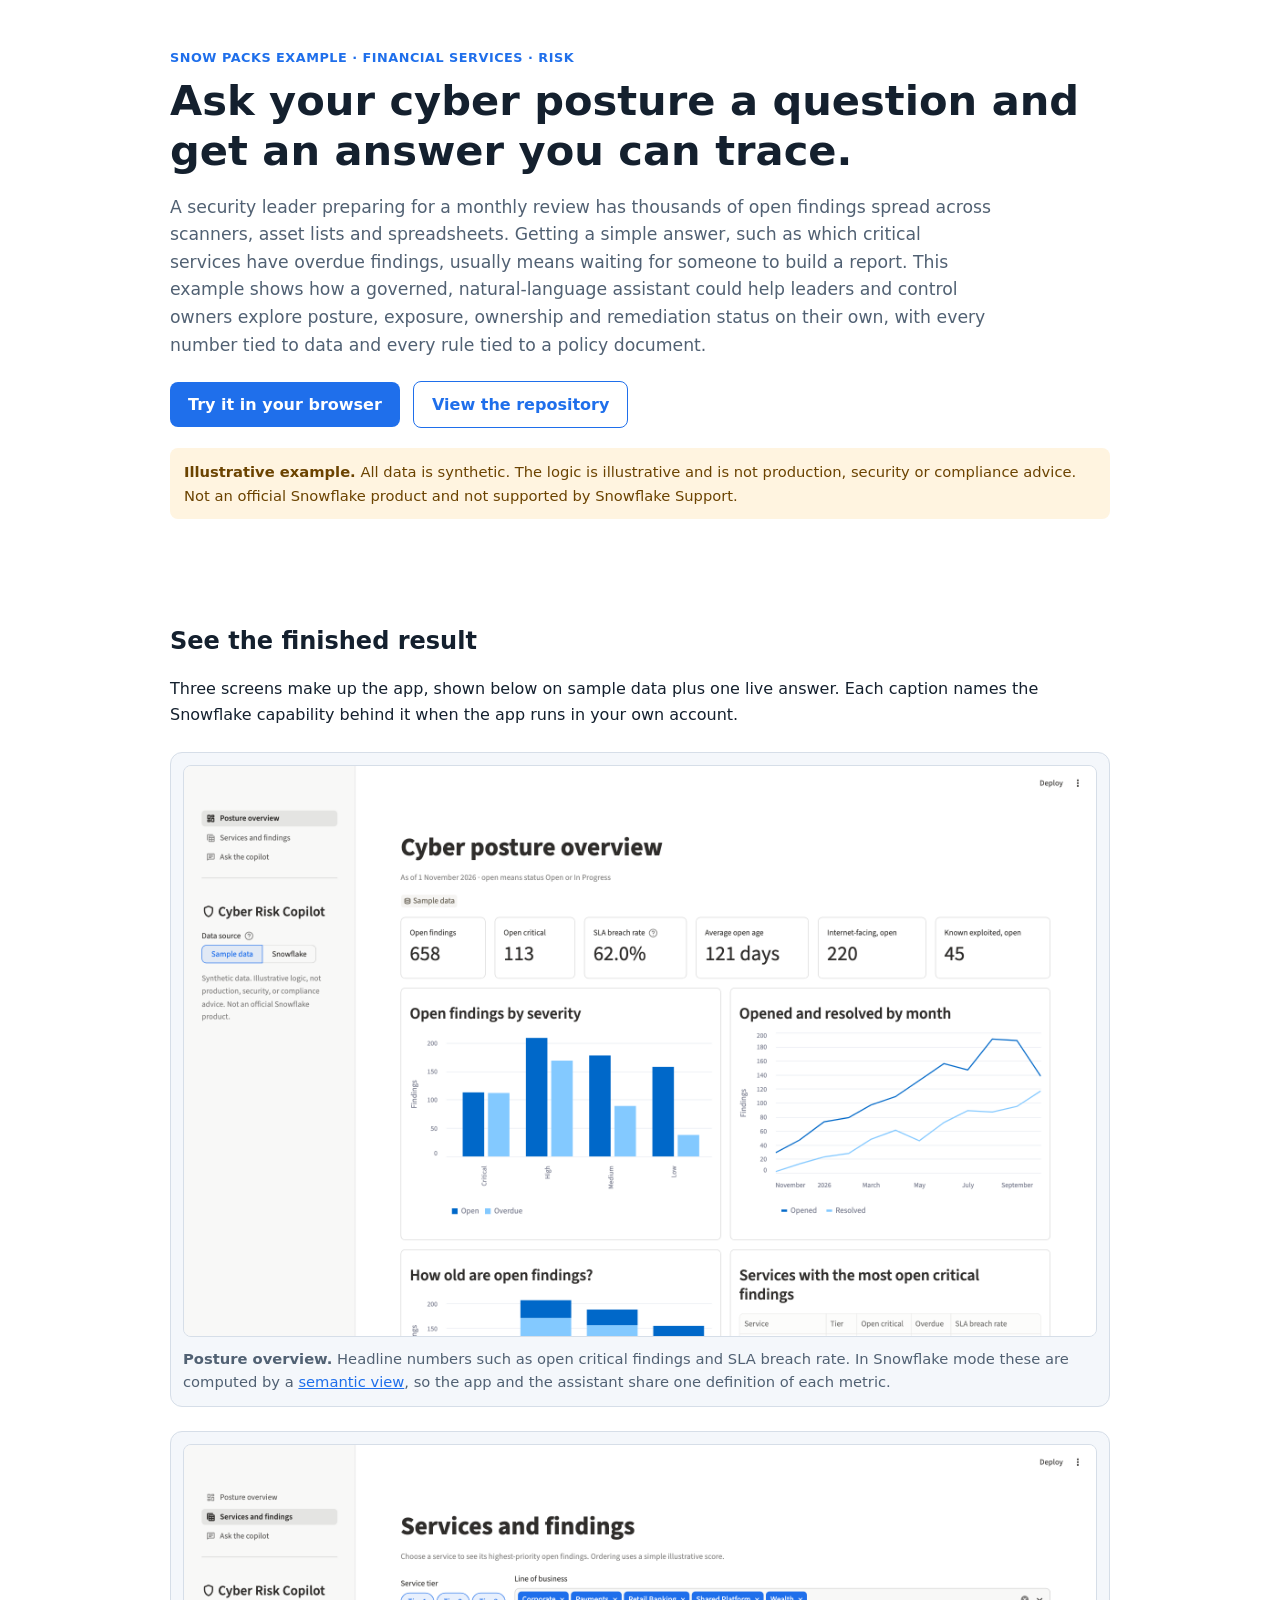
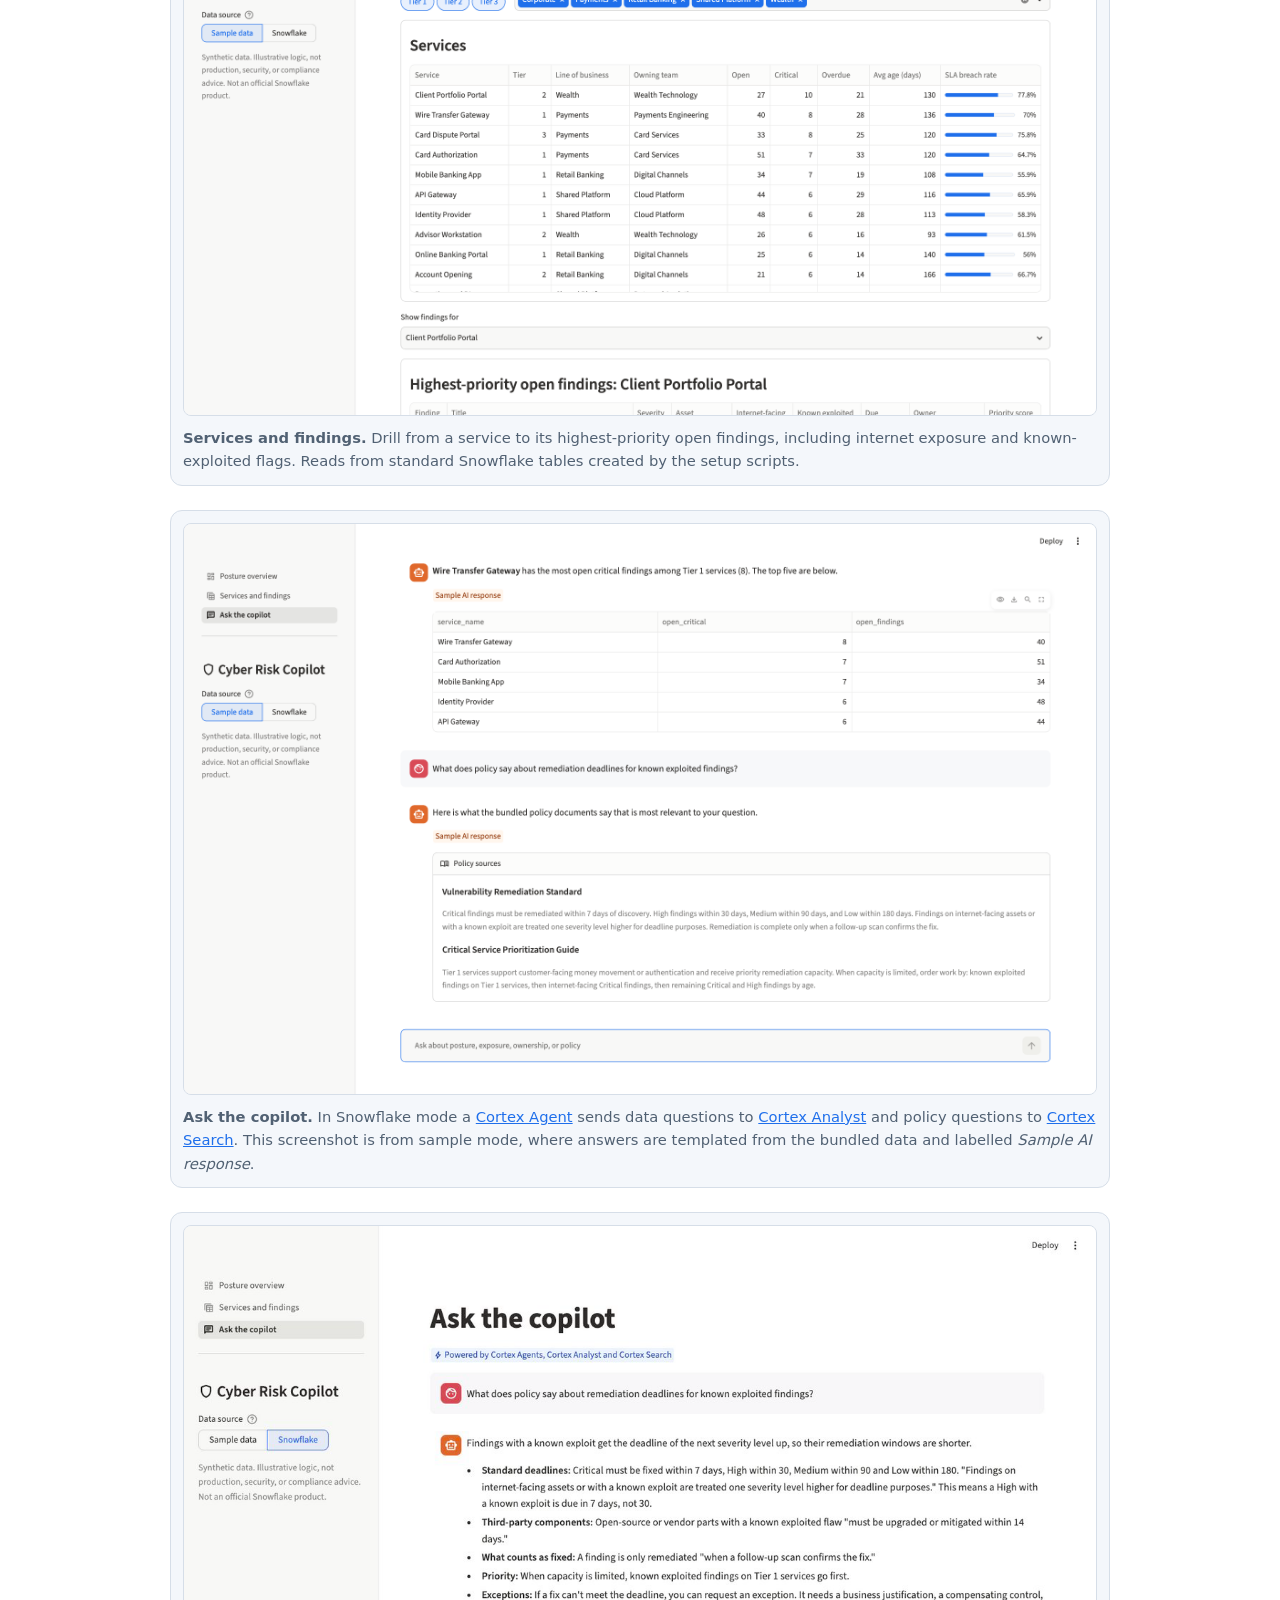
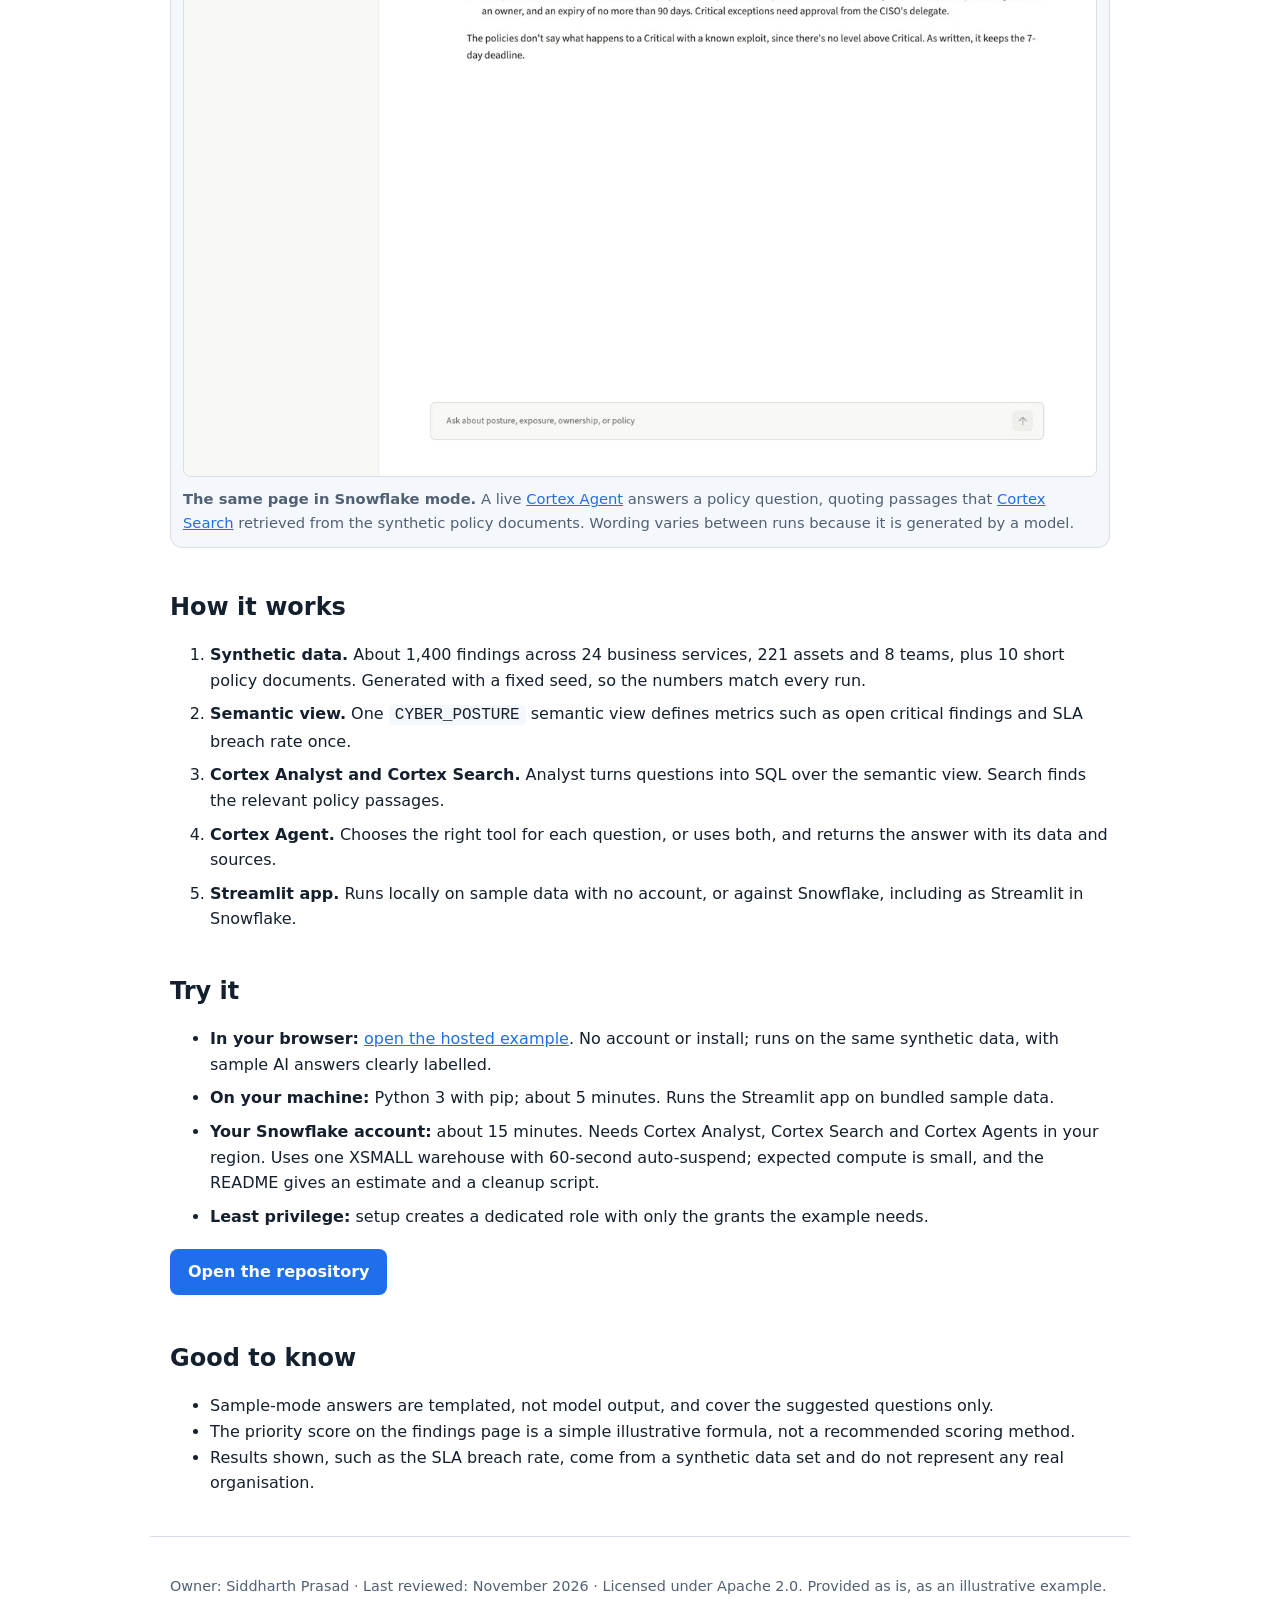
<file: index.html>
<!doctype html>
<html lang="en">
<head>
<meta charset="utf-8">
<meta name="viewport" content="width=device-width, initial-scale=1">
<title>Cyber Risk Copilot | Snow Packs example</title>
<meta name="description" content="An example that helps security leaders and control owners ask plain-English questions about cyber posture and get answers backed by data and policy.">
<link rel="stylesheet" href="css/style.css">
</head>
<body>
<header class="wrap">
  <p class="eyebrow">Snow Packs example · Financial Services · Risk</p>
  <h1>Ask your cyber posture a question and get an answer you can trace.</h1>
  <p class="lead">A security leader preparing for a monthly review has thousands of open findings spread across scanners, asset lists and spreadsheets. Getting a simple answer, such as which critical services have overdue findings, usually means waiting for someone to build a report. This example shows how a governed, natural-language assistant could help leaders and control owners explore posture, exposure, ownership and remediation status on their own, with every number tied to data and every rule tied to a policy document.</p>
  <p class="cta">
    <a class="btn" href="try/">Try it in your browser</a>
    <a class="btn ghost" href="https://github.com/sfc-gh-siprasad/sfguide-cyber-risk-copilot">View the repository</a>
  </p>
  <p class="disclaimer" role="note"><strong>Illustrative example.</strong> All data is synthetic. The logic is illustrative and is not production, security or compliance advice. Not an official Snowflake product and not supported by Snowflake Support.</p>
</header>

<main class="wrap">
  <section aria-labelledby="see">
    <h2 id="see">See the finished result</h2>
    <p>Three screens make up the app, shown below on sample data plus one live answer. Each caption names the Snowflake capability behind it when the app runs in your own account.</p>

    <figure>
      <img src="docs/images/overview.png" width="2000" height="1250" loading="lazy"
           alt="Posture overview dashboard with six headline numbers, a severity chart, a monthly trend, an age chart and a table of services with the most open critical findings">
      <figcaption><strong>Posture overview.</strong> Headline numbers such as open critical findings and SLA breach rate. In Snowflake mode these are computed by a <a href="https://docs.snowflake.com/en/user-guide/views-semantic/overview">semantic view</a>, so the app and the assistant share one definition of each metric.</figcaption>
    </figure>

    <figure>
      <img src="docs/images/services.png" width="2000" height="1250" loading="lazy"
           alt="Services table with open, critical and overdue counts and SLA breach rate, followed by a priority list of findings for the selected service">
      <figcaption><strong>Services and findings.</strong> Drill from a service to its highest-priority open findings, including internet exposure and known-exploited flags. Reads from standard Snowflake tables created by the setup scripts.</figcaption>
    </figure>

    <figure>
      <img src="docs/images/copilot.png" width="2000" height="1250" loading="lazy"
           alt="Chat page where a question about Tier 1 services returns a ranked table, and a policy question returns cited policy text; both answers are labelled Sample AI response">
      <figcaption><strong>Ask the copilot.</strong> In Snowflake mode a <a href="https://docs.snowflake.com/en/user-guide/snowflake-cortex/cortex-agents">Cortex Agent</a> sends data questions to <a href="https://docs.snowflake.com/en/user-guide/snowflake-cortex/cortex-analyst">Cortex Analyst</a> and policy questions to <a href="https://docs.snowflake.com/en/user-guide/snowflake-cortex/cortex-search/cortex-search-overview">Cortex Search</a>. This screenshot is from sample mode, where answers are templated from the bundled data and labelled <em>Sample AI response</em>.</figcaption>
    </figure>

    <figure>
      <img src="docs/images/copilot-live.png" width="1280" height="1193" loading="lazy"
           alt="Chat page in Snowflake mode, badged Powered by Cortex Agents, answering a question about remediation deadlines with quoted policy text">
      <figcaption><strong>The same page in Snowflake mode.</strong> A live <a href="https://docs.snowflake.com/en/user-guide/snowflake-cortex/cortex-agents">Cortex Agent</a> answers a policy question, quoting passages that <a href="https://docs.snowflake.com/en/user-guide/snowflake-cortex/cortex-search/cortex-search-overview">Cortex Search</a> retrieved from the synthetic policy documents. Wording varies between runs because it is generated by a model.</figcaption>
    </figure>
  </section>

  <section aria-labelledby="how">
    <h2 id="how">How it works</h2>
    <ol class="steps">
      <li><strong>Synthetic data.</strong> About 1,400 findings across 24 business services, 221 assets and 8 teams, plus 10 short policy documents. Generated with a fixed seed, so the numbers match every run.</li>
      <li><strong>Semantic view.</strong> One <code>CYBER_POSTURE</code> semantic view defines metrics such as open critical findings and SLA breach rate once.</li>
      <li><strong>Cortex Analyst and Cortex Search.</strong> Analyst turns questions into SQL over the semantic view. Search finds the relevant policy passages.</li>
      <li><strong>Cortex Agent.</strong> Chooses the right tool for each question, or uses both, and returns the answer with its data and sources.</li>
      <li><strong>Streamlit app.</strong> Runs locally on sample data with no account, or against Snowflake, including as Streamlit in Snowflake.</li>
    </ol>
  </section>

  <section aria-labelledby="try">
    <h2 id="try">Try it</h2>
    <ul class="facts">
      <li><strong>In your browser:</strong> <a href="try/">open the hosted example</a>. No account or install; runs on the same synthetic data, with sample AI answers clearly labelled.</li>
      <li><strong>On your machine:</strong> Python 3 with pip; about 5 minutes. Runs the Streamlit app on bundled sample data.</li>
      <li><strong>Your Snowflake account:</strong> about 15 minutes. Needs Cortex Analyst, Cortex Search and Cortex Agents in your region. Uses one XSMALL warehouse with 60-second auto-suspend; expected compute is small, and the README gives an estimate and a cleanup script.</li>
      <li><strong>Least privilege:</strong> setup creates a dedicated role with only the grants the example needs.</li>
    </ul>
    <p><a class="btn" href="https://github.com/sfc-gh-siprasad/sfguide-cyber-risk-copilot">Open the repository</a></p>
  </section>

  <section aria-labelledby="limits">
    <h2 id="limits">Good to know</h2>
    <ul>
      <li>Sample-mode answers are templated, not model output, and cover the suggested questions only.</li>
      <li>The priority score on the findings page is a simple illustrative formula, not a recommended scoring method.</li>
      <li>Results shown, such as the SLA breach rate, come from a synthetic data set and do not represent any real organisation.</li>
    </ul>
  </section>
</main>

<footer class="wrap">
  <p>Owner: Siddharth Prasad · Last reviewed: November 2026 · Licensed under Apache 2.0. Provided as is, as an illustrative example.</p>
</footer>
</body>
</html>
</file>
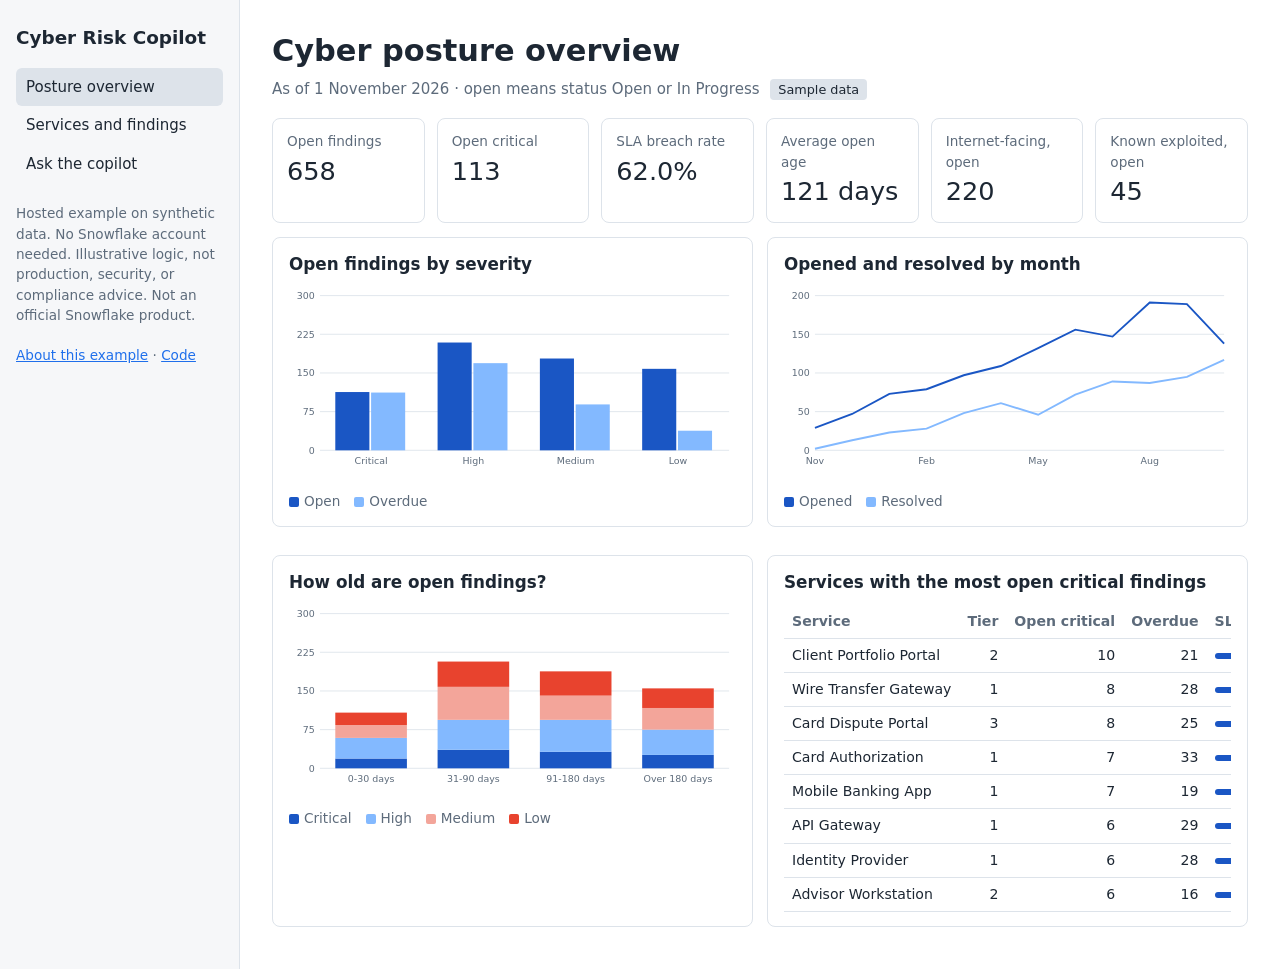
<file: try/index.html>
<!doctype html>
<html lang="en">
<head>
<meta charset="utf-8">
<meta name="viewport" content="width=device-width, initial-scale=1">
<title>Try Cyber Risk Copilot | sample data</title>
<link rel="stylesheet" href="try.css">
</head>
<body>
<div class="layout">
  <aside class="side">
    <p class="brand">Cyber Risk Copilot</p>
    <nav aria-label="Pages">
      <button class="nav active" data-page="overview">Posture overview</button>
      <button class="nav" data-page="services">Services and findings</button>
      <button class="nav" data-page="copilot">Ask the copilot</button>
    </nav>
    <p class="note">Hosted example on synthetic data. No Snowflake account needed. Illustrative logic, not production, security, or compliance advice. Not an official Snowflake product.</p>
    <p class="note"><a href="../">About this example</a> · <a href="https://github.com/sfc-gh-siprasad/sfguide-cyber-risk-copilot">Code</a></p>
  </aside>

  <main>
    <section id="overview" class="page" aria-labelledby="h-overview">
      <h1 id="h-overview">Cyber posture overview</h1>
      <p class="sub">As of <span data-asof></span> · open means status Open or In Progress <span class="badge">Sample data</span></p>
      <div class="kpis" id="kpis"></div>
      <div class="grid">
        <div class="card"><h2>Open findings by severity</h2><div id="chart-severity" class="chart"></div></div>
        <div class="card"><h2>Opened and resolved by month</h2><div id="chart-trend" class="chart"></div></div>
        <div class="card"><h2>How old are open findings?</h2><div id="chart-aging" class="chart"></div></div>
        <div class="card"><h2>Services with the most open critical findings</h2><div class="scroll"><table id="top-services"></table></div></div>
      </div>
    </section>

    <section id="services" class="page" hidden aria-labelledby="h-services">
      <h1 id="h-services">Services and findings</h1>
      <p class="sub">Choose a service to see its highest-priority open findings. Ordering uses a simple illustrative score.</p>
      <div class="filters">
        <fieldset><legend>Service tier</legend><span id="tier-filters"></span></fieldset>
      </div>
      <div class="card"><h2>Services</h2><div class="scroll tall"><table id="service-table"></table></div></div>
      <label class="pick">Show findings for <select id="service-pick"></select></label>
      <div class="card"><h2 id="priority-title"></h2><div class="scroll"><table id="priority-table"></table></div></div>
    </section>

    <section id="copilot" class="page" hidden aria-labelledby="h-copilot">
      <h1 id="h-copilot">Ask the copilot</h1>
      <p class="sub"><span class="badge warn">Sample AI response mode</span> Answers are templated from the bundled synthetic data, not live model output. In your Snowflake account a Cortex Agent answers any question.</p>
      <div id="chat" aria-live="polite"></div>
      <div id="suggestions"></div>
    </section>
  </main>
</div>
<script src="data.js"></script>
<script src="try.js"></script>
</body>
</html>
</file>
<file: css/style.css>
:root{--bg:#fff;--fg:#14202e;--muted:#516173;--accent:#1f6feb;--card:#f4f7fb;--border:#d6dee8;--warn:#fff4e0;--warnfg:#6b4300}
@media (prefers-color-scheme:dark){:root{--bg:#0e1621;--fg:#e8eef6;--muted:#a3b2c4;--accent:#6aa9ff;--card:#16212f;--border:#2b3a4d;--warn:#3a2c10;--warnfg:#ffd89a}}
*{box-sizing:border-box}
body{margin:0;background:var(--bg);color:var(--fg);font:16px/1.6 system-ui,-apple-system,Segoe UI,Roboto,sans-serif}
.wrap{max-width:980px;margin:0 auto;padding:24px 20px}
.eyebrow{color:var(--accent);font-weight:600;letter-spacing:.04em;text-transform:uppercase;font-size:.8rem;margin:24px 0 8px}
h1{font-size:clamp(1.7rem,4.5vw,2.6rem);line-height:1.2;margin:0 0 16px}
h2{font-size:1.5rem;margin:40px 0 8px}
.lead{font-size:1.08rem;color:var(--muted);max-width:75ch}
a{color:var(--accent)}
.btn{display:inline-block;background:var(--accent);color:#fff;padding:10px 18px;border-radius:8px;text-decoration:none;font-weight:600;margin:4px 8px 4px 0}
.btn.ghost{background:transparent;color:var(--accent);border:1px solid var(--accent)}
.disclaimer{background:var(--warn);color:var(--warnfg);border-radius:8px;padding:12px 14px;font-size:.92rem}
figure{margin:24px 0;background:var(--card);border:1px solid var(--border);border-radius:12px;padding:12px}
figure img{width:100%;height:auto;border-radius:8px;border:1px solid var(--border);display:block}
figcaption{color:var(--muted);font-size:.92rem;margin-top:10px}
.steps li,.facts li{margin:8px 0}
code{background:var(--card);padding:1px 6px;border-radius:4px}
footer{border-top:1px solid var(--border);margin-top:40px;color:var(--muted);font-size:.9rem}
@media (max-width:600px){.wrap{padding:16px 14px}.btn{display:block;text-align:center;margin:8px 0}}
</file>
<file: try/try.css>
:root{--bg:#fff;--side:#f6f7f9;--fg:#1d2733;--muted:#5d6b7b;--accent:#1f6feb;--card:#fff;--border:#dde3ea;--warnbg:#fff1df;--warnfg:#8a4b00;--c1:#1a56c4;--c2:#83b9ff;--c3:#e8432e;--c4:#f3a59a}
@media (prefers-color-scheme:dark){:root{--bg:#0f1620;--side:#151e2a;--fg:#e7edf5;--muted:#a1afc0;--accent:#6aa9ff;--card:#141d29;--border:#2a3748;--warnbg:#3b2a12;--warnfg:#ffcf8f}}
*{box-sizing:border-box}
body{margin:0;background:var(--bg);color:var(--fg);font:15px/1.5 system-ui,-apple-system,Segoe UI,Roboto,sans-serif}
.layout{display:grid;grid-template-columns:240px 1fr;min-height:100vh}
.side{background:var(--side);border-right:1px solid var(--border);padding:24px 16px}
.brand{font-weight:700;font-size:1.15rem;margin:0 0 16px}
.nav{display:block;width:100%;text-align:left;background:none;border:0;color:var(--fg);padding:8px 10px;border-radius:6px;font:inherit;cursor:pointer}
.nav.active,.nav:hover{background:var(--border)}
.nav:focus-visible,button:focus-visible,select:focus-visible{outline:2px solid var(--accent);outline-offset:2px}
.note{color:var(--muted);font-size:.85rem;margin-top:20px}
.note a{color:var(--accent)}
main{padding:28px 32px;max-width:1300px;width:100%}
h1{font-size:1.9rem;margin:0 0 4px}
h2{font-size:1.05rem;margin:0 0 10px}
.sub{color:var(--muted);margin:0 0 18px}
.badge{display:inline-block;background:var(--border);color:var(--fg);border-radius:4px;padding:1px 8px;font-size:.8rem;margin-left:6px}
.badge.warn{background:var(--warnbg);color:var(--warnfg);margin-left:0}
.kpis{display:grid;grid-template-columns:repeat(auto-fit,minmax(150px,1fr));gap:12px;margin-bottom:14px}
.kpi{border:1px solid var(--border);border-radius:8px;padding:12px 14px;background:var(--card)}
.kpi span{display:block;color:var(--muted);font-size:.85rem}
.kpi strong{font-size:1.6rem;font-weight:500}
.grid{display:grid;grid-template-columns:1fr 1fr;gap:14px}
.card{border:1px solid var(--border);border-radius:8px;padding:14px 16px;background:var(--card);margin-bottom:14px}
.chart svg{width:100%;height:auto;display:block}
.chart text{fill:var(--muted);font-size:11px}
.legend{display:flex;gap:14px;flex-wrap:wrap;color:var(--muted);font-size:.85rem;margin-top:6px}
.legend i{display:inline-block;width:10px;height:10px;margin-right:5px;border-radius:2px;vertical-align:middle}
.scroll{overflow:auto;max-height:340px}
.scroll.tall{max-height:380px}
table{border-collapse:collapse;width:100%;font-size:.88rem}
th,td{text-align:left;padding:6px 8px;border-bottom:1px solid var(--border);white-space:nowrap}
th{position:sticky;top:0;background:var(--card);color:var(--muted);font-weight:600}
td.num,th.num{text-align:right}
.bar{display:inline-block;height:6px;background:var(--c1);border-radius:3px;vertical-align:middle;margin-right:6px}
.filters fieldset{border:0;padding:0;margin:0 0 12px}
.filters legend{color:var(--muted);font-size:.85rem;margin-bottom:4px}
.chip{border:1px solid var(--accent);background:none;color:var(--accent);border-radius:999px;padding:3px 12px;margin-right:6px;font:inherit;cursor:pointer}
.chip[aria-pressed=true]{background:var(--accent);color:#fff}
.pick{display:block;margin:4px 0 12px;color:var(--muted)}
.pick select{display:block;margin-top:4px;width:100%;max-width:420px;padding:7px;border:1px solid var(--border);border-radius:6px;background:var(--card);color:var(--fg);font:inherit}
#suggestions{display:flex;flex-wrap:wrap;gap:8px;margin-top:10px}
#suggestions button{border:1px solid var(--border);background:var(--card);color:var(--fg);border-radius:8px;padding:8px 12px;font:inherit;cursor:pointer;text-align:left}
#suggestions button:hover{border-color:var(--accent)}
.msg{border-radius:8px;padding:12px 14px;margin-bottom:12px}
.msg.user{background:var(--side)}
.msg.bot{border:1px solid var(--border)}
.msg .label{display:inline-block;background:var(--warnbg);color:var(--warnfg);border-radius:4px;padding:1px 8px;font-size:.78rem;margin:8px 0}
.src{border-left:3px solid var(--accent);padding:4px 10px;margin:8px 0}
.src p{margin:2px 0 0;color:var(--muted);font-size:.88rem}
@media (max-width:820px){.layout{grid-template-columns:1fr}.side{border-right:0;border-bottom:1px solid var(--border)}.nav{display:inline-block;width:auto}main{padding:18px 14px}.grid{grid-template-columns:1fr}}
.layout>*,.grid>*,.kpis>*{min-width:0}
@media (max-width:820px){.kpis{grid-template-columns:repeat(2,minmax(0,1fr))}.note{overflow-wrap:anywhere}}
</file>
